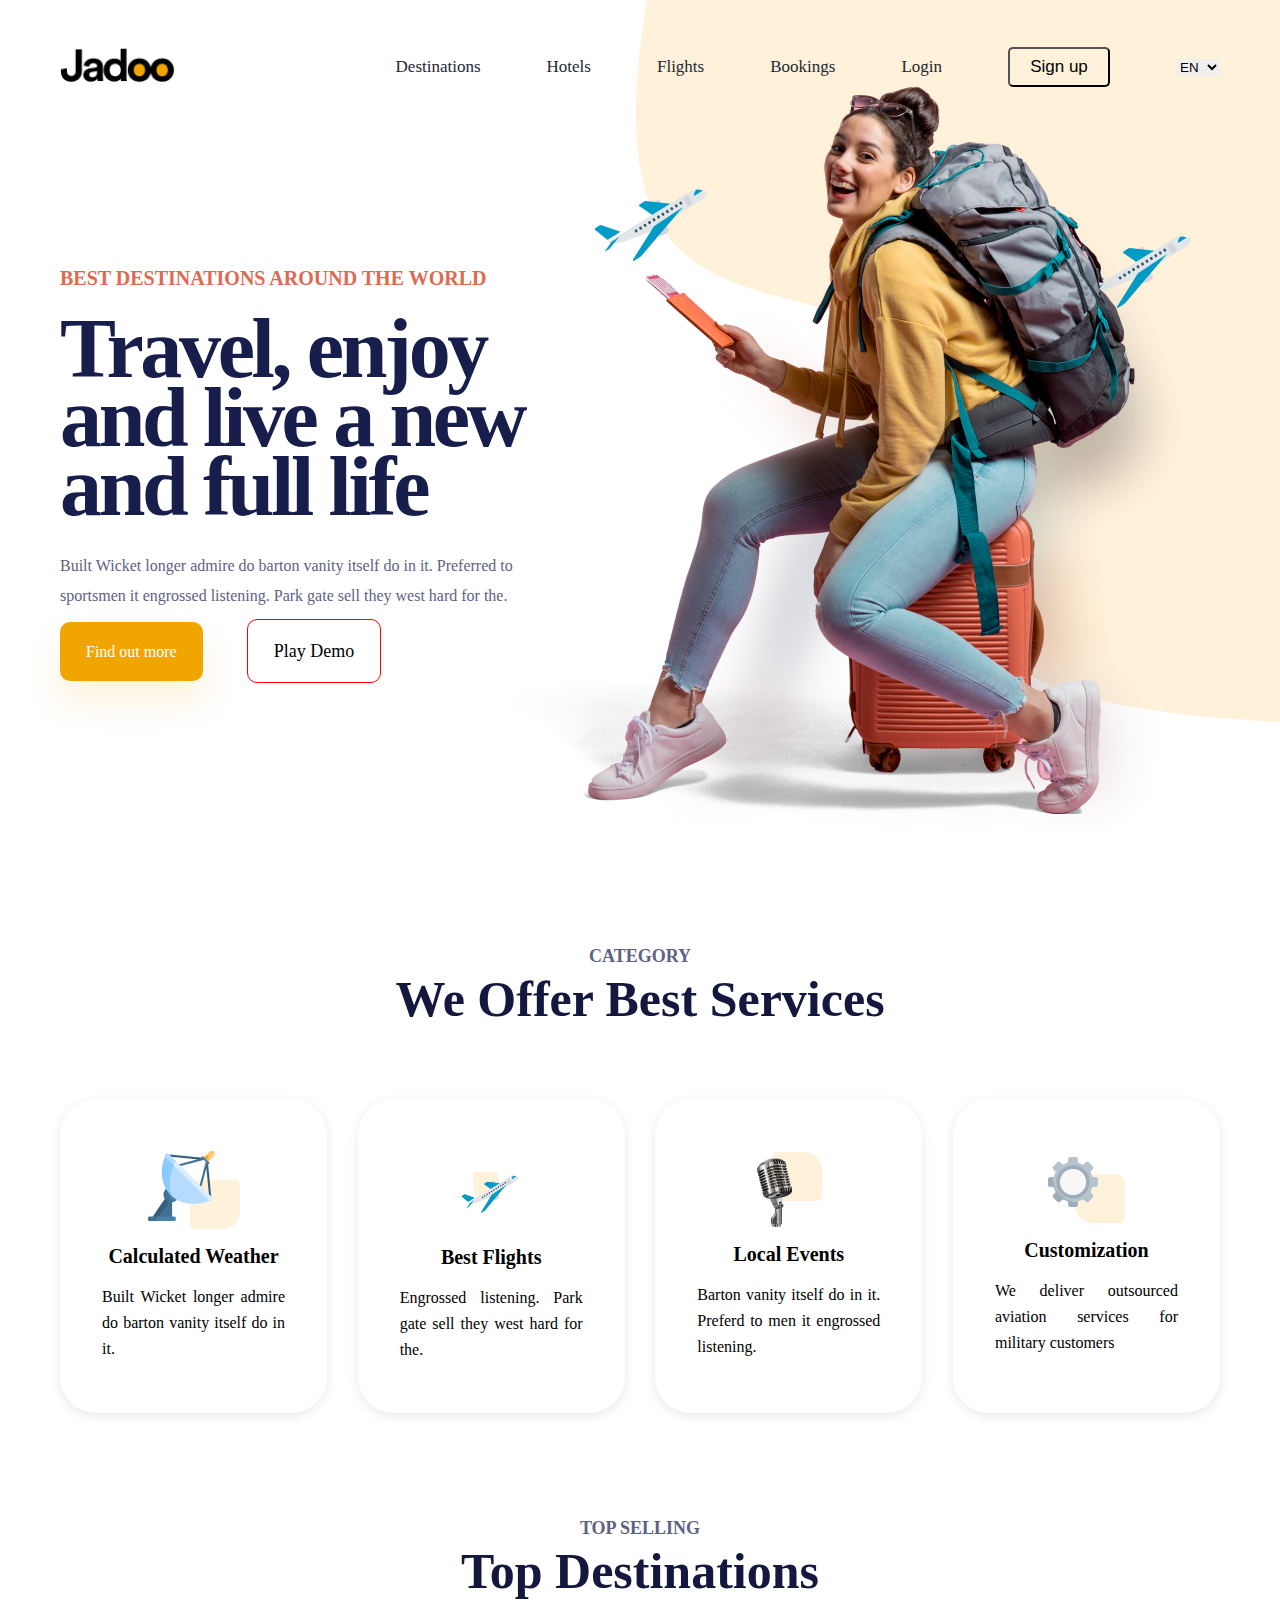
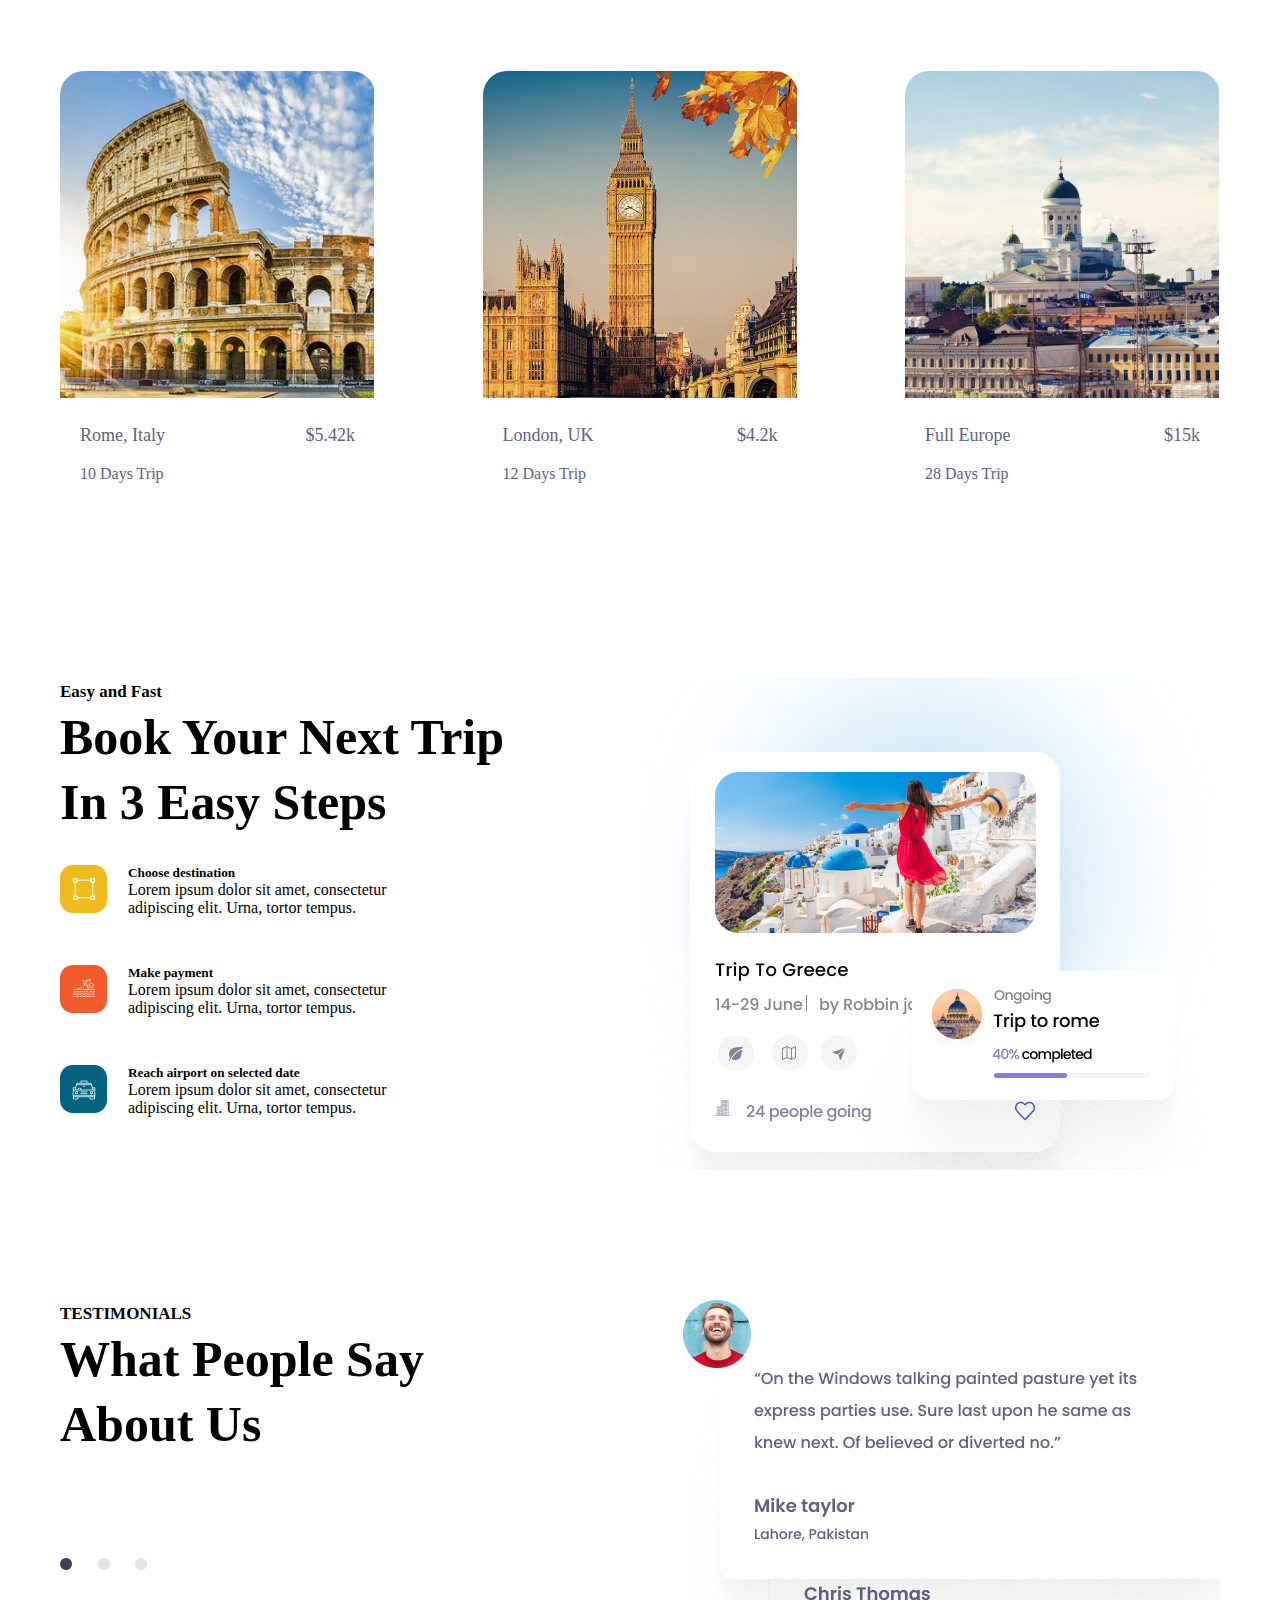
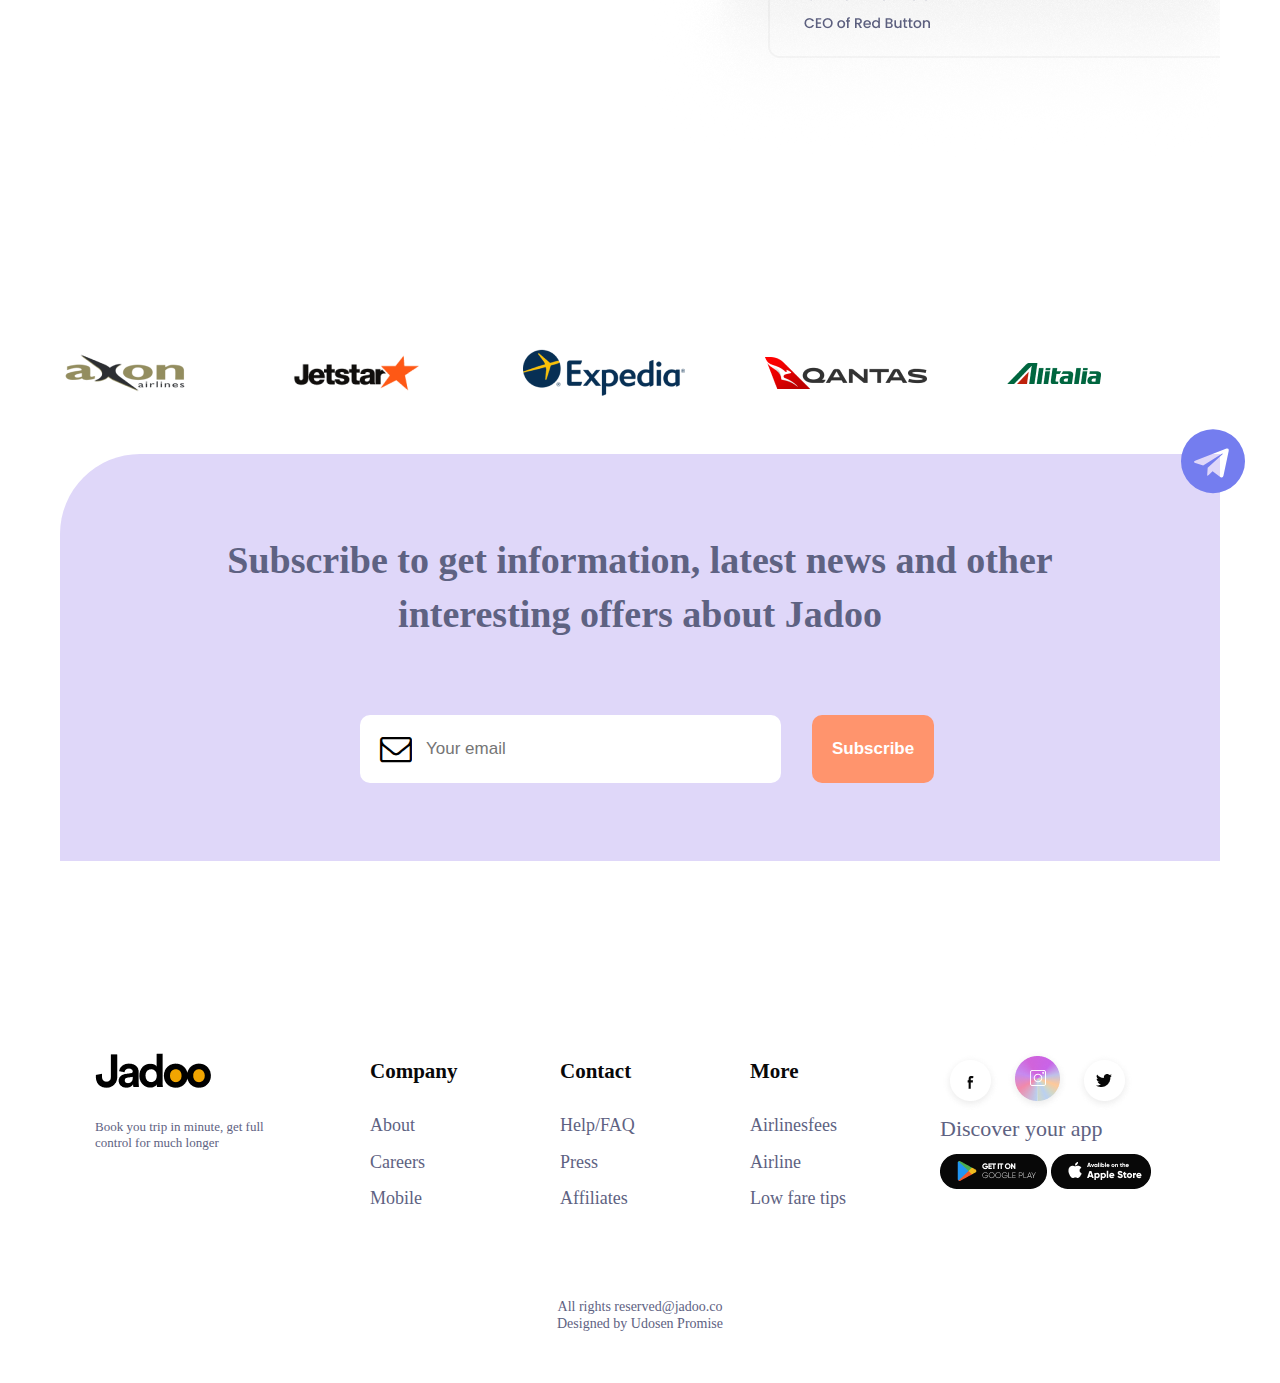
<file: index.html>
<!DOCTYPE html>
<html lang="en">
<head>
    <meta charset="UTF-8">
    <meta http-equiv="X-UA-Compatible" content="IE=edge">
    <meta name="viewport" content="width=device-width, initial-scale=1.0">
    <title>Jadoo |Travels</title>
    <link rel="stylesheet" href="style.css">
    <link rel="stylesheet" href="https://cdnjs.cloudflare.com/ajax/libs/font-awesome/4.7.0/css/font-awesome.min.css">
</head>
<body>
    <header>
        <img src="./Decore (2).png" alt="Decore" class="decore">
        <a href="./Figma.html">
            <img src="./Logo.png" alt="logo" class="logo">
        </a>
        <nav>
            <a href="" class="nav-link nav-item">Destinations</a>
            <a href="" class="nav-link nav-item">Hotels</a>
            <a href="" class="nav-link nav-item">Flights</a>
            <a href="" class="nav-link nav-item">Bookings</a>
            <a href="" class="nav-link nav-item">Login</a>
            <button class="nav-btn nav-item">Sign up</button>
            <select name="Language" id="" class="nav-select">
                <option value="EN">EN</option>
                <option value="FR">FR</option>
                <option value="LAT">LAT</option>
            </select>
        </nav>
    </header>
    <main>
        <section class="hero-section">
            <div class="hero-left">
                <h6 class="hero-sm-text">best destinations around the world</h6>
                <h1 class="hero-big-text">Travel, enjoy and live a new and full life</h1>
                <p class="hero-text">Built Wicket longer admire do barton vanity itself do in it. Preferred to sportsmen it engrossed listening. Park gate sell they west hard for the.</p>
                <a href="#" class="hero-link-btn">Find out more</a>
                <a href="https://www.youtube.com" class="hero-play-btn">
                    <!-- <img src="./Play-button2.png" alt="play button"> -->
                    Play Demo
                </a>
            </div>
            <div class="hero-right">
            </div>
        </section>
        <section class="services-section">
            <div class="top-section">
                <h5 class="section-sm-heading">Category</h5>
                <h2 class="section-big-heading">we offer best services</h2>
            </div>
            <div class="bottom-section">
                <div class="card">
                    <img src="./satelite.png" alt="satelite logo" class="card-img">
                    <h6 class="card-bold-text">Calculated Weather</h6>
                    <p class="card-text">Built Wicket longer admire do barton vanity itself do in it.</p>
                </div>
                <div class="card">
                    <img src="./Aero.png" alt="Aero logo" class="card-img aero">
                    <h6 class="card-bold-text">Best Flights</h6>
                    <p class="card-text">Engrossed listening. Park gate sell they west hard for the.</p>
                </div>
                <div class="card">
                    <img src="./mic.png" alt="mic logo" class="card-img">
                    <h6 class="card-bold-text">Local Events</h6>
                    <p class="card-text">Barton vanity itself do in it. Preferd to men it engrossed listening. </p>
                </div>
                <div class="card">
                    <img src="./setting.png" alt="setting logo" class="card-img">
                    <h6 class="card-bold-text">Customization</h6>
                    <p class="card-text">We deliver outsourced
                        aviation services for
                        military customers</p>
                </div>
            </div>
        </section>
        <section class="services-section">
            <div class="top-section">
                <h5 class="section-sm-heading">Top selling</h5>
                <h2 class="section-big-heading">top destinations</h2>
            </div>
            <div class="bottom-section">
                <div class="gallery">
                    <div class="box-img">
                        <img src="./rome.png" alt="rome" class="img">
                    </div>
                    <div class="box-text">
                        <div class="desc">
                            <p class="loc-text">Rome, Italy</p>
                            <p class="loc-text">$5.42k</p>
                        </div>
                        <p class="duration-text">10 Days Trip</p>
                    </div>
                </div>
                <div class="gallery">
                    <div class="box-img">
                        <img src="./london.jpg" alt="london" class="img">
                    </div>
                    <div class="box-text">
                        <div class="desc">
                            <p class="loc-text">London, UK</p>
                            <p class="loc-text">$4.2k</p>
                        </div>
                        <p class="duration-text">12 Days Trip</p>
                    </div>
                </div>
                <div class="gallery">
                    <div class="box-img">
                        <img src="./europe.png" alt="europe" class="img">
                    </div>
                    <div class="box-text">
                        <div class="desc">
                            <p class="loc-text">Full Europe</p>
                            <p class="loc-text">$15k</p>
                        </div>
                        <p class="duration-text">28 Days Trip</p>
                    </div>
                </div>
            </div>
        </section>
        <section class="trip">
            <div class="left-trip-section">
                <h5 class="trip-sm-heading">Easy and Fast</h5>
                <h2 class="trip-big-heading">Book your next trip <br> in 3 easy steps</h2>
                <div class="triple-section">
                    <div>
                        <img src="./Group 7.png" alt="">
                    </div>
                    <div class="trip-text">
                        <h5>Choose destination</h5>
                        <p>Lorem ipsum dolor sit amet, consectetur adipiscing elit. Urna, tortor tempus. </p>
                    </div>
                </div>
                <div class="triple-section">
                    <div>
                        <img src="./Group 12.png" alt="">
                    </div>
                    <div class="trip-text">
                        <h5>Make payment</h5>
                        <p>Lorem ipsum dolor sit amet, consectetur adipiscing elit. Urna, tortor tempus. </p>
                    </div>
                </div>
                <div class="triple-section">
                    <div>
                        <img src="./Group 11.png" alt="">
                    </div>
                    <div class="trip-text">
                        <h5>Reach airport on selected date</h5>
                        <p>Lorem ipsum dolor sit amet, consectetur adipiscing elit. Urna, tortor tempus. </p>
                    </div>
                </div>
            </div>
            <div class="right-trip-section">
                <img src="./Image (1).png" alt="" class="trip-img">
            </div>
        </section>
        <section class="testimonial">
            <div class="left-trip-section">
                <h5 class="trip-sm-heading">TESTIMONIALS</h5>
                <h2 class="trip-big-heading">What people say <br> About us</h2>
                <div class="dotted-img">
                    <img src="./Group 61.png" alt="">
                </div>
            </div>
            <div class="right-trip-section">
                <img src="./Group 64.png" alt="">
            </div>
        </section>
        <section class="partners">
            <img src="./image 27.png" alt="" class="partner-img">
            <img src="./image 28.png" alt="" class="partner-img">
            <img src="./image 29.png" alt="" class="partner-img">
            <img src="./image 30.png" alt="" class="partner-img">
            <img src="./image 31.png" alt="" class="partner-img">
        </section>
        <section class="subscribe">
            <i class="fa fa-telegram fa-4x font_awe" aria-hidden="true" style="color: #747DEF"></i>
            <h2 class="sub-heading">Subscribe to get information, latest news and other <br>
                interesting offers about Jadoo</h2>
            <form class="form-box">
                <div class="input-box">
                    <i class="fa fa-envelope-o fa-2x" aria-hidden="true"></i>
                    <input type="text" placeholder="Your email">
                </div>
                <button class="subscribe-btn">Subscribe</button>
            </form>
        </section>
    </main>
    <footer>
        <div class="top-footer">
            <div class="inner-top-footer-jadoo">
                <a href="#" class="footer-jadoo">
                    <img src="./Logo.png" alt="Jadoo logo">
                </a>
                <!-- <h2 class="footer-jadoo">Jadoo.</h2> -->
                <p style="font-size: 13px ;color: #5E6282;font-weight: 500;margin-top: 20px;">Book you trip in minute, get full control for much longer </p>
            </div>
            <div class="inner-top-footer">
                <h5 class="footer-h5">Company</h5>
                <a href="#" class="footer-h5-p">About</a> 
                <!-- <p class="footer-h5-p">About</p> -->
                <a href="#" class="footer-h5-p">Careers</a>
                <!-- <p class="footer-h5-p">Careers</p> -->
                <a href="#" class="footer-h5-p">Mobile</a>
                <!-- <p class="footer-h5-p">Mobile</p> -->
            </div>
            <div class="inner-top-footer">
                <h5 class="footer-h5">Contact</h5>
                <a href="#" class="footer-h5-p">Help/FAQ</a>
                <!-- <p class="footer-h5-p">Help/FAQ</p> -->
                <a href="#" class="footer-h5-p">Press</a>
                <!-- <p class="footer-h5-p">Press</p> -->
                <a href="#" class="footer-h5-p">Affiliates</a>
                <!-- <p class="footer-h5-p">Affilates</p> -->
            </div>
            <div class="inner-top-footer">
                <h5 class="footer-h5">More</h5>
                <a href="#" class="footer-h5-p">Airlinesfees</a>
                <!-- <p class="footer-h5-p">Airlinesfees</p> -->
                <a href="#" class="footer-h5-p">Airline</a>
                <!-- <p class="footer-h5-p">Airline</p> -->
                <a href="#" class="footer-h5-p">Low fare tips</a>
                <!-- <p class="footer-h5-p">Low fare tips</p> -->
            </div>
            <div class="inner-top-footer-icons">
                <div>
                    <a href="https://facebook.com">
                        <img src="./facebook.png" alt="facebook icon">
                    </a>
                    <a href="https://instagram.com">    
                        <img src="./instagram.png" alt="instagram icon">
                    </a>
                    <a href="https://twitter.com">    
                        <img src="./twitter.png" alt="twitter icon">
                    </a>
                </div>
                <div class="footer-p-discover">
                    <p>Discover your app</p>
                </div>
                <div>
                    <a href="https://play.google.com/store">
                        <img src="./Google Play.png" alt="Google play store icon">
                    </a>
                    <a href="https://www.apple.com/store">
                        <img src="./Play Store.png" alt="apple play store icon">
                    </a>
                </div>
            </div>
        </div>
        <div class="bottom-footer">
            <p>All rights reserved@jadoo.co</p>
            <p>Designed by Udosen Promise</p>
        </div>
    </footer>
    <!-- <main>
        <div>
            <div>
                <p>BEST DESTINATIONS AROUND THE WORLD</p>
                <h2>Travel, enjoy and live a new and full life</h2>
                <p>Built Wicket longer admire do bartin vanity itself do in it. <br>
                   Preferred to sportsmen it engrossed listening. Park gate sell they west hartd for the.
                </p>
            </div>    
            <div>
                <button>Find out more</button>
                <img style="width: 40px; height: 40px;" src="./Play button.png" alt="">
                <p>Play Demo</p>
            </div>    
            <div>
                <img style="width: 300px; height: 300px;" src="./Traveller 1.png" alt="">
            </div>
        </div>
    </main>
    <footer></footer> -->
</body>
</html>
</file>
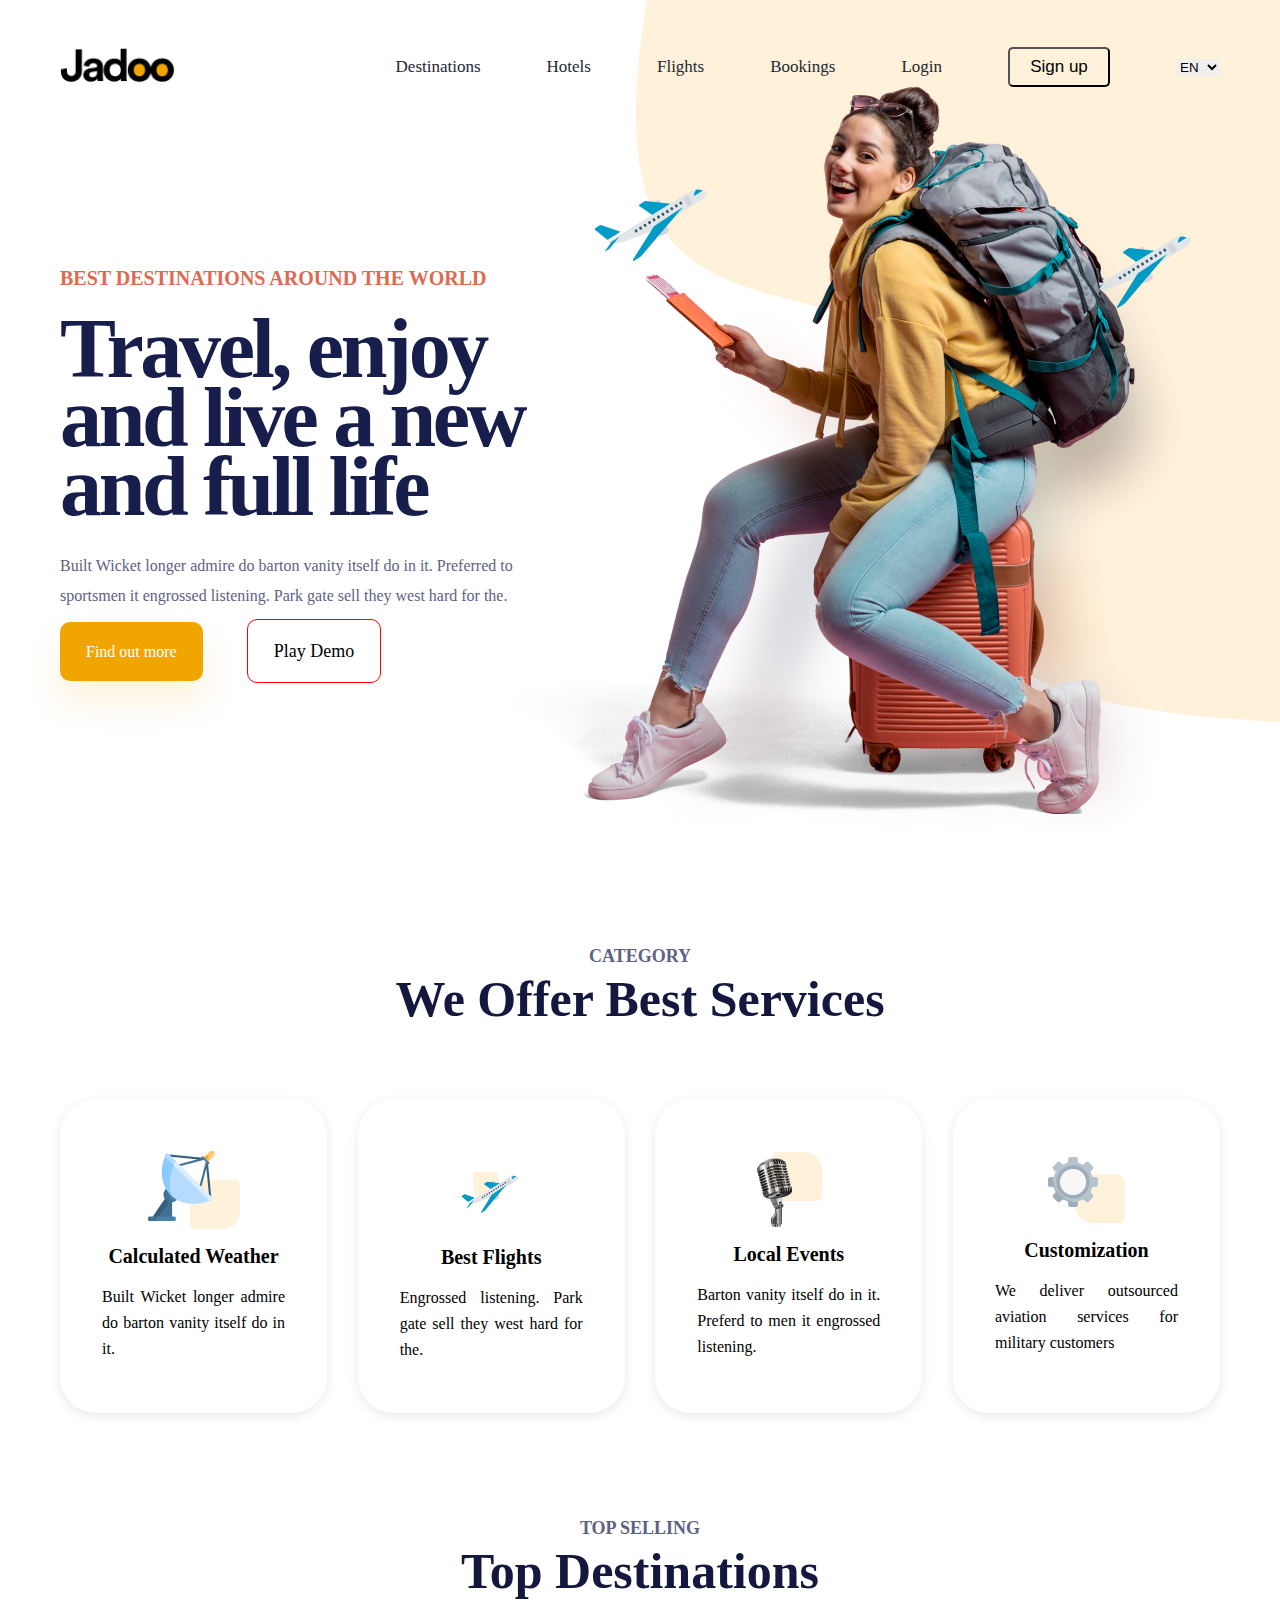
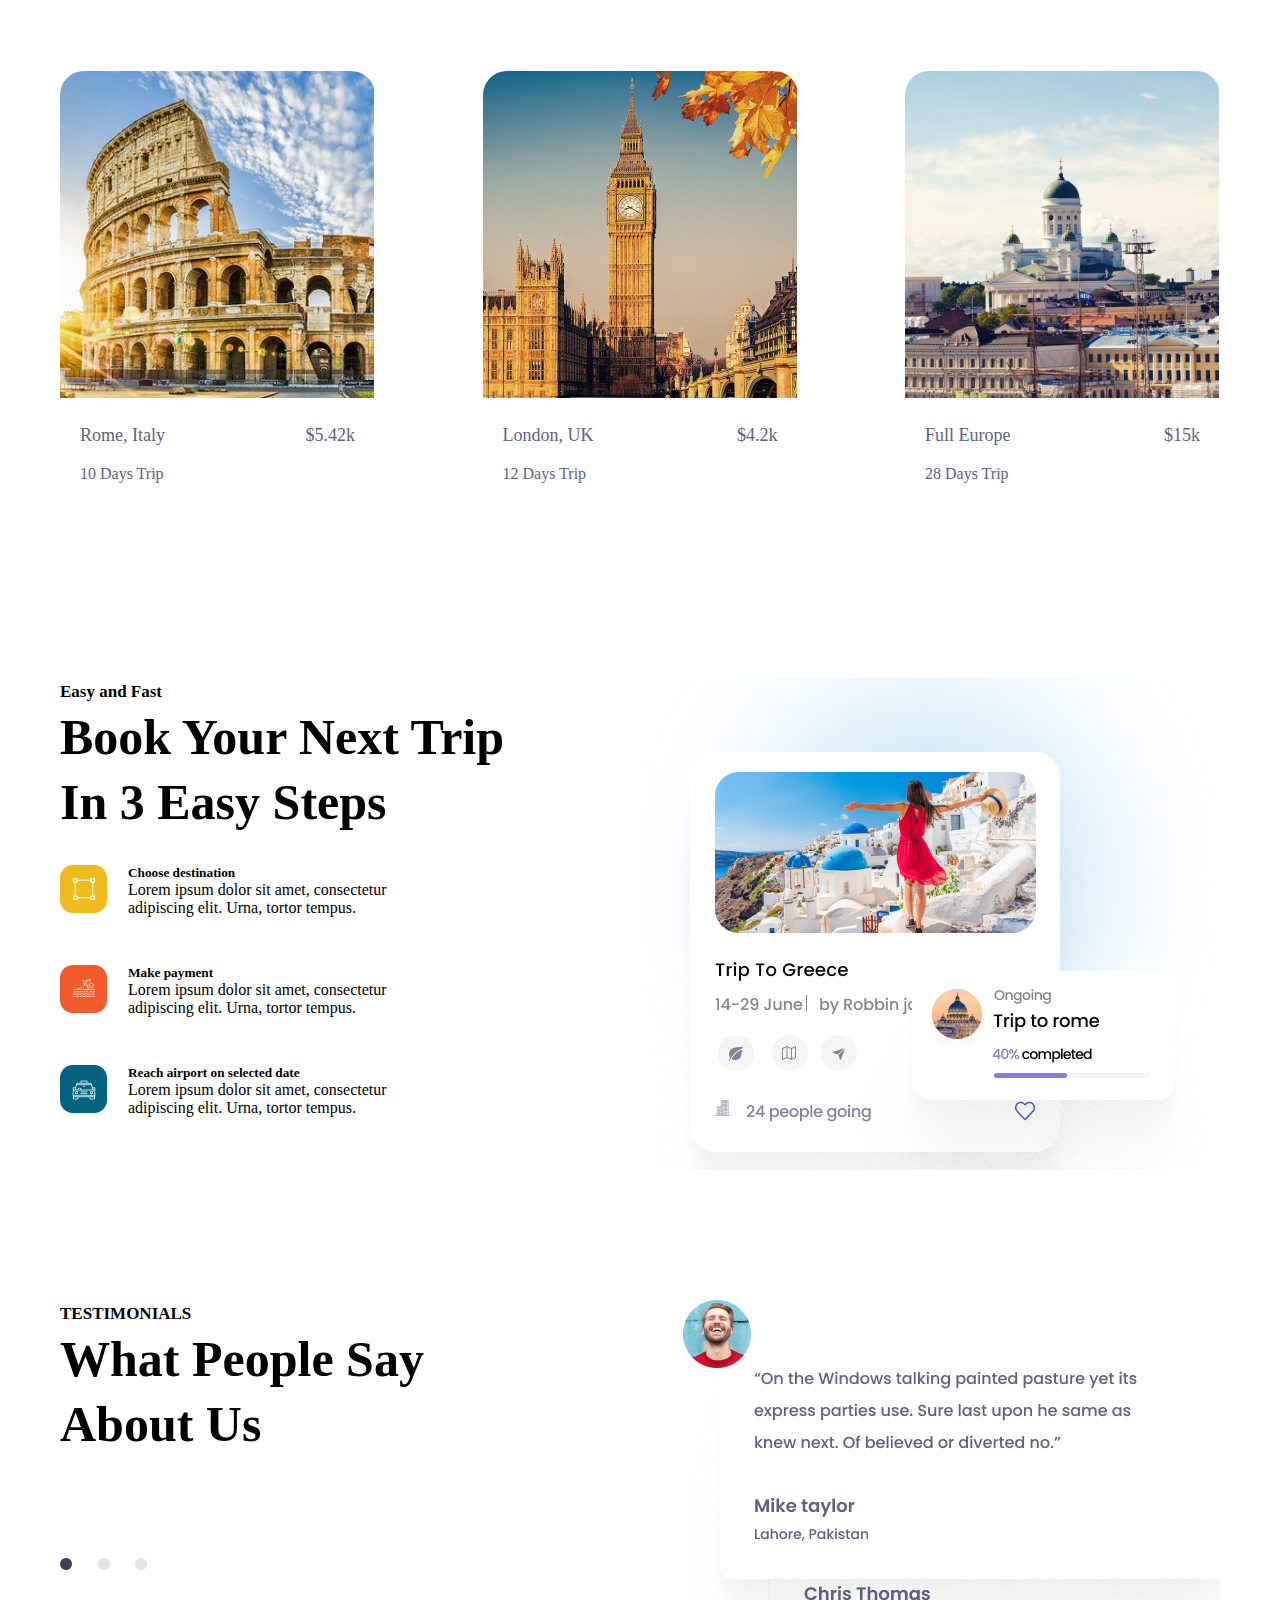
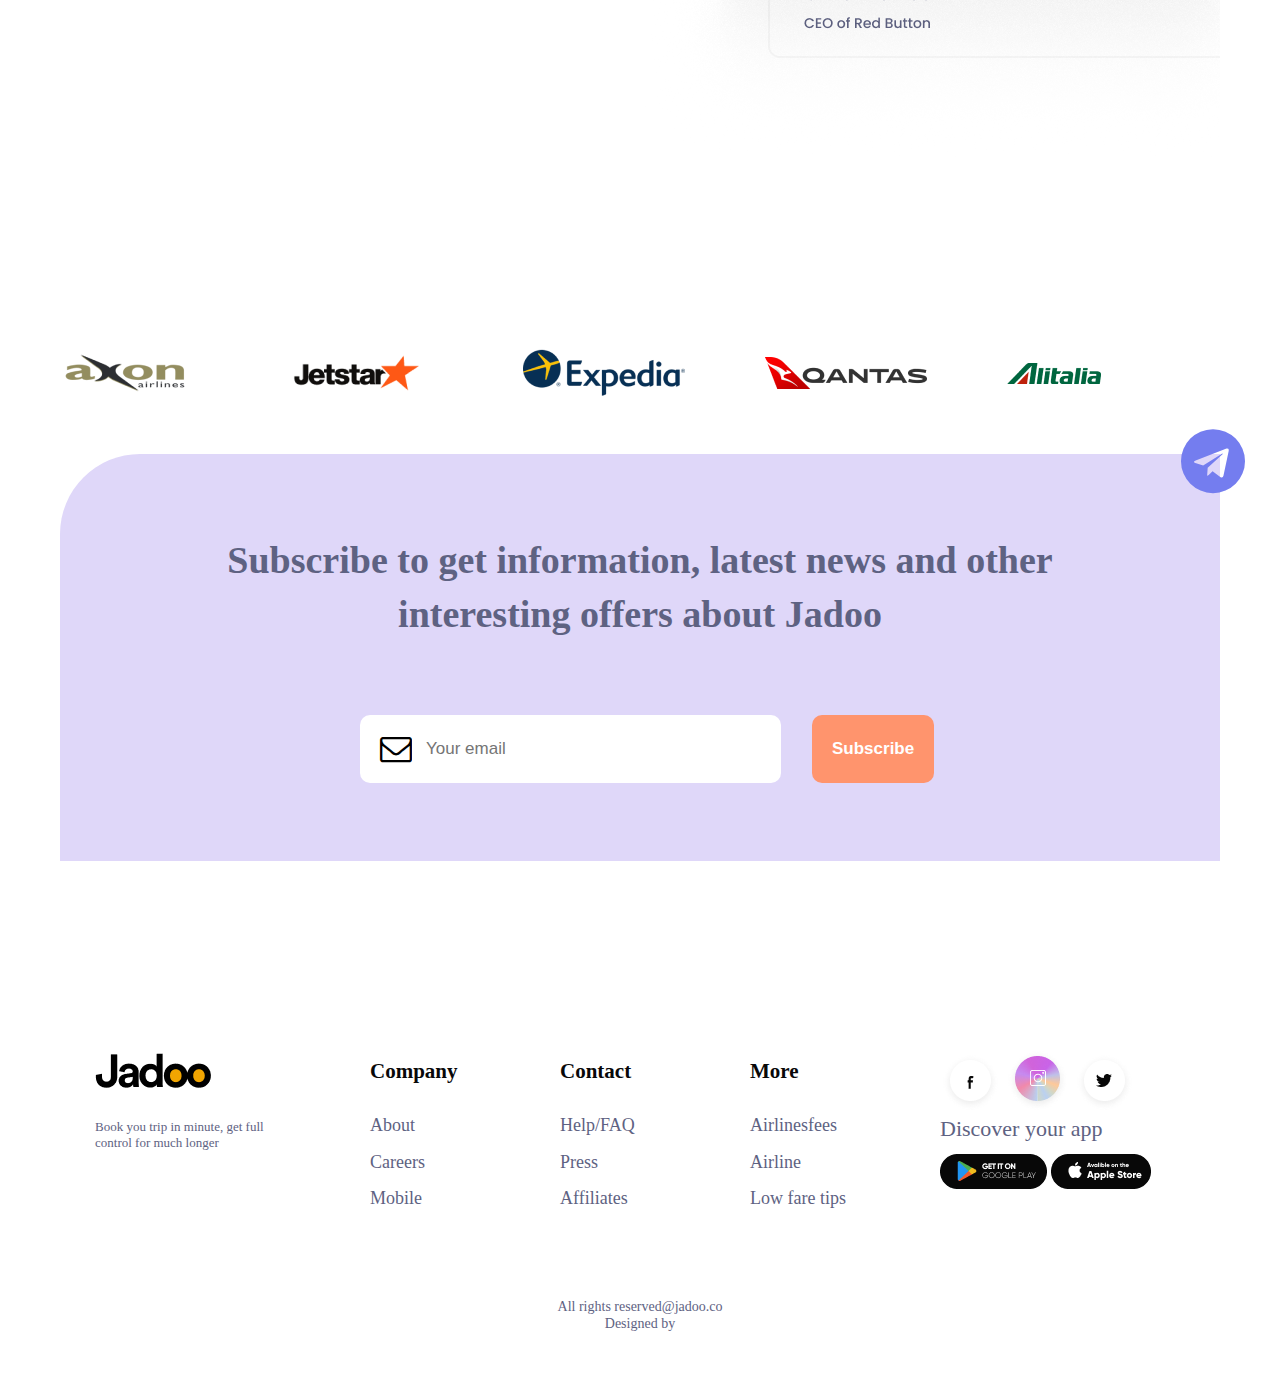
<file: Figma.html>
<!DOCTYPE html>
<html lang="en">
<head>
    <meta charset="UTF-8">
    <meta http-equiv="X-UA-Compatible" content="IE=edge">
    <meta name="viewport" content="width=device-width, initial-scale=1.0">
    <title>Jadoo |Travels</title>
    <link rel="stylesheet" href="style.css">
    <link rel="stylesheet" href="https://cdnjs.cloudflare.com/ajax/libs/font-awesome/4.7.0/css/font-awesome.min.css">
</head>
<body>
    <header>
        <img src="./Decore (2).png" alt="Decore" class="decore">
        <a href="./Figma.html">
            <img src="./Logo.png" alt="logo" class="logo">
        </a>
        <nav>
            <a href="" class="nav-link nav-item">Destinations</a>
            <a href="" class="nav-link nav-item">Hotels</a>
            <a href="" class="nav-link nav-item">Flights</a>
            <a href="" class="nav-link nav-item">Bookings</a>
            <a href="" class="nav-link nav-item">Login</a>
            <button class="nav-btn nav-item">Sign up</button>
            <select name="Language" id="" class="nav-select">
                <option value="EN">EN</option>
                <option value="FR">FR</option>
                <option value="LAT">LAT</option>
            </select>
        </nav>
    </header>
    <main>
        <section class="hero-section">
            <div class="hero-left">
                <h6 class="hero-sm-text">best destinations around the world</h6>
                <h1 class="hero-big-text">Travel, enjoy and live a new and full life</h1>
                <p class="hero-text">Built Wicket longer admire do barton vanity itself do in it. Preferred to sportsmen it engrossed listening. Park gate sell they west hard for the.</p>
                <a href="#" class="hero-link-btn">Find out more</a>
                <a href="https://www.youtube.com" class="hero-play-btn">
                    <!-- <img src="./Play-button2.png" alt="play button"> -->
                    Play Demo
                </a>
            </div>
            <div class="hero-right">
            </div>
        </section>
        <section class="services-section">
            <div class="top-section">
                <h5 class="section-sm-heading">Category</h5>
                <h2 class="section-big-heading">we offer best services</h2>
            </div>
            <div class="bottom-section">
                <div class="card">
                    <img src="./satelite.png" alt="satelite logo" class="card-img">
                    <h6 class="card-bold-text">Calculated Weather</h6>
                    <p class="card-text">Built Wicket longer admire do barton vanity itself do in it.</p>
                </div>
                <div class="card">
                    <img src="./Aero.png" alt="Aero logo" class="card-img aero">
                    <h6 class="card-bold-text">Best Flights</h6>
                    <p class="card-text">Engrossed listening. Park gate sell they west hard for the.</p>
                </div>
                <div class="card">
                    <img src="./mic.png" alt="mic logo" class="card-img">
                    <h6 class="card-bold-text">Local Events</h6>
                    <p class="card-text">Barton vanity itself do in it. Preferd to men it engrossed listening. </p>
                </div>
                <div class="card">
                    <img src="./setting.png" alt="setting logo" class="card-img">
                    <h6 class="card-bold-text">Customization</h6>
                    <p class="card-text">We deliver outsourced
                        aviation services for
                        military customers</p>
                </div>
            </div>
        </section>
        <section class="services-section">
            <div class="top-section">
                <h5 class="section-sm-heading">Top selling</h5>
                <h2 class="section-big-heading">top destinations</h2>
            </div>
            <div class="bottom-section">
                <div class="gallery">
                    <div class="box-img">
                        <img src="./rome.png" alt="rome" class="img">
                    </div>
                    <div class="box-text">
                        <div class="desc">
                            <p class="loc-text">Rome, Italy</p>
                            <p class="loc-text">$5.42k</p>
                        </div>
                        <p class="duration-text">10 Days Trip</p>
                    </div>
                </div>
                <div class="gallery">
                    <div class="box-img">
                        <img src="./london.jpg" alt="london" class="img">
                    </div>
                    <div class="box-text">
                        <div class="desc">
                            <p class="loc-text">London, UK</p>
                            <p class="loc-text">$4.2k</p>
                        </div>
                        <p class="duration-text">12 Days Trip</p>
                    </div>
                </div>
                <div class="gallery">
                    <div class="box-img">
                        <img src="./europe.png" alt="europe" class="img">
                    </div>
                    <div class="box-text">
                        <div class="desc">
                            <p class="loc-text">Full Europe</p>
                            <p class="loc-text">$15k</p>
                        </div>
                        <p class="duration-text">28 Days Trip</p>
                    </div>
                </div>
            </div>
        </section>
        <section class="trip">
            <div class="left-trip-section">
                <h5 class="trip-sm-heading">Easy and Fast</h5>
                <h2 class="trip-big-heading">Book your next trip <br> in 3 easy steps</h2>
                <div class="triple-section">
                    <div>
                        <img src="./Group 7.png" alt="">
                    </div>
                    <div class="trip-text">
                        <h5>Choose destination</h5>
                        <p>Lorem ipsum dolor sit amet, consectetur adipiscing elit. Urna, tortor tempus. </p>
                    </div>
                </div>
                <div class="triple-section">
                    <div>
                        <img src="./Group 12.png" alt="">
                    </div>
                    <div class="trip-text">
                        <h5>Make payment</h5>
                        <p>Lorem ipsum dolor sit amet, consectetur adipiscing elit. Urna, tortor tempus. </p>
                    </div>
                </div>
                <div class="triple-section">
                    <div>
                        <img src="./Group 11.png" alt="">
                    </div>
                    <div class="trip-text">
                        <h5>Reach airport on selected date</h5>
                        <p>Lorem ipsum dolor sit amet, consectetur adipiscing elit. Urna, tortor tempus. </p>
                    </div>
                </div>
            </div>
            <div class="right-trip-section">
                <img src="./Image (1).png" alt="" class="trip-img">
            </div>
        </section>
        <section class="testimonial">
            <div class="left-trip-section">
                <h5 class="trip-sm-heading">TESTIMONIALS</h5>
                <h2 class="trip-big-heading">What people say <br> About us</h2>
                <div class="dotted-img">
                    <img src="./Group 61.png" alt="">
                </div>
            </div>
            <div class="right-trip-section">
                <img src="./Group 64.png" alt="">
            </div>
        </section>
        <section class="partners">
            <img src="./image 27.png" alt="" class="partner-img">
            <img src="./image 28.png" alt="" class="partner-img">
            <img src="./image 29.png" alt="" class="partner-img">
            <img src="./image 30.png" alt="" class="partner-img">
            <img src="./image 31.png" alt="" class="partner-img">
        </section>
        <section class="subscribe">
            <i class="fa fa-telegram fa-4x font_awe" aria-hidden="true" style="color: #747DEF"></i>
            <h2 class="sub-heading">Subscribe to get information, latest news and other <br>
                interesting offers about Jadoo</h2>
            <form class="form-box">
                <div class="input-box">
                    <i class="fa fa-envelope-o fa-2x" aria-hidden="true"></i>
                    <input type="text" placeholder="Your email">
                </div>
                <button class="subscribe-btn">Subscribe</button>
            </form>
        </section>
    </main>
    <footer>
        <div class="top-footer">
            <div class="inner-top-footer-jadoo">
                <a href="#" class="footer-jadoo">
                    <img src="./Logo.png" alt="Jadoo logo">
                </a>
                <!-- <h2 class="footer-jadoo">Jadoo.</h2> -->
                <p style="font-size: 13px ;color: #5E6282;font-weight: 500;margin-top: 20px;">Book you trip in minute, get full control for much longer </p>
            </div>
            <div class="inner-top-footer">
                <h5 class="footer-h5">Company</h5>
                <a href="#" class="footer-h5-p">About</a> 
                <!-- <p class="footer-h5-p">About</p> -->
                <a href="#" class="footer-h5-p">Careers</a>
                <!-- <p class="footer-h5-p">Careers</p> -->
                <a href="#" class="footer-h5-p">Mobile</a>
                <!-- <p class="footer-h5-p">Mobile</p> -->
            </div>
            <div class="inner-top-footer">
                <h5 class="footer-h5">Contact</h5>
                <a href="#" class="footer-h5-p">Help/FAQ</a>
                <!-- <p class="footer-h5-p">Help/FAQ</p> -->
                <a href="#" class="footer-h5-p">Press</a>
                <!-- <p class="footer-h5-p">Press</p> -->
                <a href="#" class="footer-h5-p">Affiliates</a>
                <!-- <p class="footer-h5-p">Affilates</p> -->
            </div>
            <div class="inner-top-footer">
                <h5 class="footer-h5">More</h5>
                <a href="#" class="footer-h5-p">Airlinesfees</a>
                <!-- <p class="footer-h5-p">Airlinesfees</p> -->
                <a href="#" class="footer-h5-p">Airline</a>
                <!-- <p class="footer-h5-p">Airline</p> -->
                <a href="#" class="footer-h5-p">Low fare tips</a>
                <!-- <p class="footer-h5-p">Low fare tips</p> -->
            </div>
            <div class="inner-top-footer-icons">
                <div>
                    <a href="https://facebook.com">
                        <img src="./facebook.png" alt="facebook icon">
                    </a>
                    <a href="https://instagram.com">    
                        <img src="./instagram.png" alt="instagram icon">
                    </a>
                    <a href="https://twitter.com">    
                        <img src="./twitter.png" alt="twitter icon">
                    </a>
                </div>
                <div class="footer-p-discover">
                    <p>Discover your app</p>
                </div>
                <div>
                    <a href="https://play.google.com/store">
                        <img src="./Google Play.png" alt="Google play store icon">
                    </a>
                    <a href="https://www.apple.com/store">
                        <img src="./Play Store.png" alt="apple play store icon">
                    </a>
                </div>
            </div>
        </div>
        <div class="bottom-footer">
            <p>All rights reserved@jadoo.co</p>
            <p>Designed by</p>
        </div>
    </footer>
    <!-- <main>
        <div>
            <div>
                <p>BEST DESTINATIONS AROUND THE WORLD</p>
                <h2>Travel, enjoy and live a new and full life</h2>
                <p>Built Wicket longer admire do bartin vanity itself do in it. <br>
                   Preferred to sportsmen it engrossed listening. Park gate sell they west hartd for the.
                </p>
            </div>    
            <div>
                <button>Find out more</button>
                <img style="width: 40px; height: 40px;" src="./Play button.png" alt="">
                <p>Play Demo</p>
            </div>    
            <div>
                <img style="width: 300px; height: 300px;" src="./Traveller 1.png" alt="">
            </div>
        </div>
    </main>
    <footer></footer> -->
</body>
</html>
</file>
<file: style.css>
* {
    margin: 0;
    padding: 0;
    box-sizing: border-box;
}

a {
    text-decoration: none;
}

body {
    overflow-x: hidden;
}

main {
    width: 1160px;
    margin: 0 auto;
}

.decore {
    position: absolute;
    right: -120px;
    top: -47px;
    z-index: -1;
}

header {
    width: 1160px;
    height: 40px;
    /* border: 1px solid black; */
    margin: 47px auto 0;
    display: flex;
    justify-content: space-between;
    align-items: center;
    position: relative;

}

.logo {
    width: 114px;
    height: 35;
}

.nav-item {
    margin-right: 62px;
    font-size: 17px;
}

.nav-link {
    text-decoration: none;
    color: #212832;

}

.nav-btn {
    height: 40px;
    width: 102px;
    background-color: transparent;
    border-radius: 5px;
    cursor: pointer;
}

.nav-select {
    border: none;
}

.hero-section {
    display: flex;
    align-items: center;
    width: 1160px;
    height: 754px;
    margin: 0 auto;
    position: relative;
}

.hero-right {
    background-image: url(./Traveller3.png);
    height: 760px;
    width: 783px;
    /* border: 1px solid red; */
    position: absolute;
    right: 0;
}

.hero-left {
    width: 630px;
    padding-right: 85px;
}

.hero-sm-text {
    color: #DF6951;
    font-size: 20px;
    font-family: "poppins";
    font-weight: 700;
    text-transform: uppercase;
}

.hero-big-text {
    font-size: 84px;
    font-weight: 700;
    color: #181E4B;
    line-height: 69px;
    letter-spacing: -0.04em;
    margin-top: 24px;
}

.hero-text {
    font-size: 16px;
    margin: 30px 0;
    line-height: 30px;
    font-weight: 500;
    color: #5E6282;
    width: 470px;
}

.hero-link-btn {
    /* height: 60px;
    width: 170px; */
    padding: 21px 26px;
    background-color: #F1A501;
    box-shadow: 0px 20px 35px rgba(241, 165, 1, 0.15);
    border-radius: 10px;
    font-family: 18px;
    color: white;
}

.hero-play-btn {
    padding: 21px 26px;
    border-radius: 10px;
    background-color: transparent;
    font-size: 18px;
    cursor: pointer;
    border: 1px solid red;
    margin-left: 40px;
    color: black;
}

.services-section {
    /* border: 1px solid red; */
    margin-top: 105px;

}

.section-sm-heading {
    font-size: 18px;
    text-transform: uppercase;
    color:#5E6282;
    text-align: center;
}

.section-big-heading {
    font-size: 50px;
    line-height: 64px;
    text-align: center;
    text-transform: capitalize;
    color: #14183E;
}

.bottom-section {
    display: flex;
    justify-content: space-between;
    margin-top: 68px;
    margin-bottom: 33px;
}

.card {
    width: 267px;
    height: 314px;
    border-radius: 36px;
    /* border: 1px solid black; */
    padding: 0 42px;
    box-shadow: rgba(0, 0, 0, 0.09) 0px 3px 12px;
    display: flex;
    flex-direction: column;
    justify-content: center;
    align-items: center;

}

.card.img {
    width: 85px;
    height: 80px;
}

.card-text {
    font-size: 16px;
    line-height: 26px;
    text-align: justify;
}

.card-bold-text {
    margin: 16px 0;
    font-size: 20px;
    text-align: centre;
}

.aero {
    width: 85px;
    height: 80px;
}

.gallery {
    width: 315px;
    height: 457px;
    /* border: 1px solid red; */
    border-radius: 24px;
    overflow: hidden;
}

.box-img {
    height: 327px;
    width: inherit;
    overflow: hidden;
}

.img {
    position: relative;
    right: 80px;
    bottom: 12px;
    z-index: -1;
}

.desc {
    display: flex;
    justify-content: space-between;
}

.loc-text {
    color: #5E6282;
    font-size: 18px;
    font-weight: 500;
}

.box-text {
    padding: 27px 20px;
}

.duration-text {
    color: #5E6282;
    font-size: 16px;
    padding-top: 19px;
}

.left-trip-section {
    width: 50%;
    /* border: 1px solid red; */
}

.right-trip-section {
    width: 50%;
    /* border: 1px solid green; */
    /* background-image: url(./Image\ \(1\).png);
    background-repeat: no-repeat;
    background-size: cover; */
    overflow: hidden;
}

.dotted-img {
    margin-top: 100px;
}

.trip {
    display: flex ;
    height: 492px;
    margin-top: 150px;
}

.trip-img {
    position: relative;
    bottom: 135px;
    right: 40px;
}

.triple-section {
    display: flex;
    align-items: center;
    margin-bottom: 48px;
}

.trip-text {
    margin-left: 21px;
    width: 327px;
}

.trip-sm-heading {
    text-align: left;
    line-height: 27px;
    font-size: 17px;
    font-weight: 600;
}

.trip-big-heading {
    text-align: left;
    line-height: 64.5px;
    font-size: 50px;
    font-weight: 700;
    text-transform: capitalize;
    margin-bottom: 31px;
}

.testimonial {
    display: flex;
    margin-top: 130px;
}

.partners {
    margin-top: 50px;
    /* border: 1px solid red; */
    display: flex;
    align-items: center;
}

.partner-img {
    margin-right: 80px;
    display: inline-block;
    height: max-content;
}

.sub-heading {
    text-align: center;
    color: #5E6282;
    font-size: 38px;
    font-weight: 600;
    line-height: 54px;
    padding-top: 79px;
}

/* .subscribe-heading{
    text-align: center;
    color: #5E6282;
    font-size: 33px;
    font-weight: 600;
    line-height: 54px;
    padding-top: 79px;

} */


.form-box {
    display: flex;
    /* align-items: center; */
    width: 421px;
    margin: 74px 30px 78px 300px;
    /* border: 1px solid; */
    background-color: white;
    padding-left: 20px;
    border-radius: 10px;
}

.subscribe {
    background-color: #DFD7F9;
    border-top-left-radius: 80px;
    height: 407px;
    position: relative;
    z-index: 1;
    /* border: 1px solid; */
    align-items: center;
    justify-content: center;
}

.font_awe {
    position: absolute;
    right: -25px;
    top: -25px;
    z-index: 10;
}


.input-box {
    display: flex;
    width: 1000px;
    height: 68px;
    align-items: center;
    /* border: 1px solid black; */
    /* padding-left: 31px; */
    /* margin-right: 0; */
}

input {
    width: 350px;
    font-size: 14px;
    font-weight: 400;
    height: 48px;
    border: none;
    outline: none;
    padding-left: 14px;
    font-size: 17px;
}

.subscribe-btn {
    width: 180px;
    background-color: #FF946D;
    border: none;
    font-size: 17px;
    font-weight: 600;
    color: white;
    border-radius: 10px;
    padding: 0px 20px;
    margin-left: 50px;
    /* position: fixed; */
}


.top-footer {
    display: flex;
    /* border: 1px solid black; */
    justify-content: center;
    margin-right: 100px;
    margin-top: 187px;
}

.inner-top-footer {
    /* border: 1px solid red; */
    height: 200px;
    width: 120px;
    margin-right: 70px;
}

.inner-top-footer-jadoo {
    /* border: 1px solid red; */
    height: 200px;
    width: 200px;
    margin-right: 75px;
    margin-left: 75px;
}

.bottom-footer {
    /* display: flex;
    align-items: center;
    justify-content: center; */
    text-align: center;
    padding: 50px 0;
    font-size: 14px;
    font-weight: 500;
    line-height: 17.43px;
    color: #5E6282;
}

.footer-jadoo {
    margin-top: 0;
    margin-bottom: 40px;
    font-size: 44px;
    /* line-height: 66px; */
    font-weight: 500;
    color: #181E4B;
}

.footer-h5 {
    margin-top: 10px;
    margin-bottom: 30px;
    font-size: 21px;
    line-height: 26.15px;
    font-weight: 700;
    color: #080809;
}

.footer-h5-p {
    font-size: 18px;
    font-weight: 500;
    margin-bottom: 14px;
    color: #5E6282;
    line-height: 22.4px;
    display: block;
}

.inner-top-footer-icons {
    width: 220px;
    height: 146px;
    /* border: 1px solid red; */
}

.footer-p-discover {
    font-size: 22px;
    font-weight: 500;
    line-height: 24.9px;
    color: #5E6282;
    /* margin-top: 18px; */
    margin-bottom: 12px;
}
</file>
